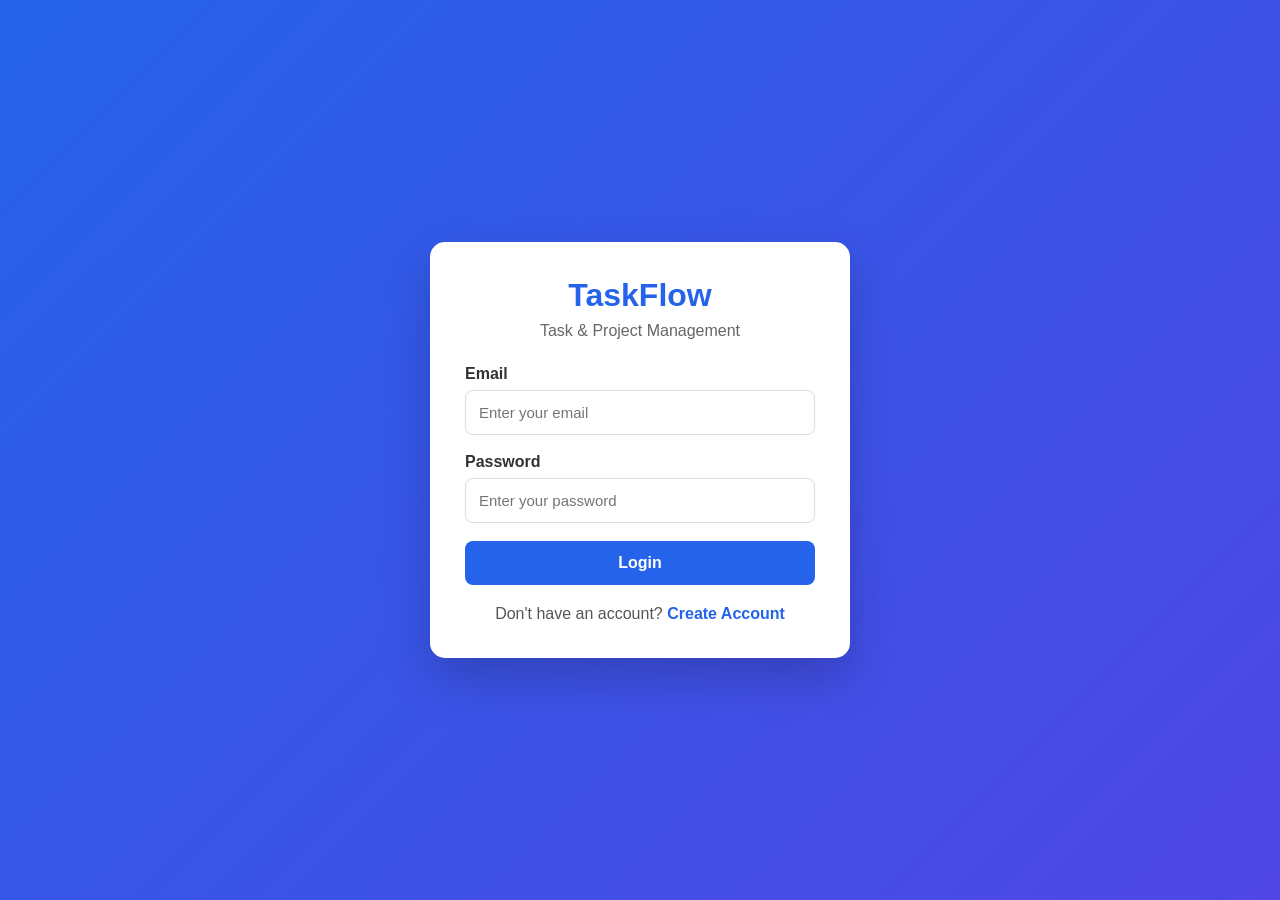
<file: frontend/index.html>
<!DOCTYPE html>
<html lang="en">

<head>
    <meta charset="UTF-8">
    <meta name="viewport" content="width=device-width, initial-scale=1.0">

    <title>TaskFlow Dashboard</title>

    <link rel="stylesheet" href="style.css">

    <style>
        /* Keep dashboard hidden until JWT authentication is verified */
        body {
            visibility: hidden;
        }
    </style>
</head>

<body>

    <!-- =====================================================
         AUTHENTICATION CHECK
         ===================================================== -->

    <script src="auth.js"></script>

    <script>
        (async function () {

            const authenticated = await checkAuthentication();

            if (!authenticated) {

                window.location.replace("login.html");

                return;
            }

            document.body.style.visibility = "visible";

        })();
    </script>


    <!-- ================= HEADER ================= -->

    <header class="header">

        <div>

            <h1>TaskFlow</h1>

            <p>Task & Project Management</p>

        </div>


        <div class="header-right">

            <span id="apiStatus" class="status">
                Checking API...
            </span>

            <button
                id="logoutButton"
                class="logout-btn"
            >
                Logout
            </button>

        </div>

    </header>


    <!-- ================= MAIN ================= -->

    <main class="container">


        <!-- ================= WELCOME ================= -->

        <section class="welcome">

            <h2 id="welcomeUser">
                Welcome to TaskFlow 👋
            </h2>

            <p>
                Manage your projects and tasks from one place.
            </p>

        </section>


        <!-- ================= STATISTICS ================= -->

        <section class="stats">

            <div class="stat-card">

                <span>Projects</span>

                <strong id="projectCount">
                    0
                </strong>

            </div>


            <div class="stat-card">

                <span>Tasks</span>

                <strong id="taskCount">
                    0
                </strong>

            </div>


            <div class="stat-card">

                <span>Pending</span>

                <strong id="pendingCount">
                    0
                </strong>

            </div>


            <div class="stat-card">

                <span>Completed</span>

                <strong id="completedCount">
                    0
                </strong>

            </div>

        </section>


        <!-- ================= CREATE PROJECT ================= -->

        <section class="form-card">

            <h2>➕ Create Project</h2>


            <form id="projectForm">

                <div class="form-group">

                    <label for="projectName">
                        Project Name
                    </label>

                    <input
                        type="text"
                        id="projectName"
                        placeholder="Enter project name"
                        required
                    >

                </div>


                <div class="form-group">

                    <label for="projectDescription">
                        Description
                    </label>

                    <textarea
                        id="projectDescription"
                        placeholder="Enter project description"
                    ></textarea>

                </div>


                <button
                    type="submit"
                    class="primary-btn"
                >
                    Create Project
                </button>

            </form>


            <p id="projectMessage"></p>

        </section>


        <!-- ================= PROJECT SEARCH ================= -->

        <section class="list-card">

            <div class="section-heading">

                <div>

                    <h2>📁 Projects</h2>

                    <p>
                        Manage your TaskFlow projects
                    </p>

                </div>


                <button
                    onclick="loadProjects()"
                    class="refresh-btn"
                >
                    🔄 Refresh
                </button>

            </div>


            <div class="filter-row">

                <input
                    type="text"
                    id="projectSearch"
                    placeholder="🔎 Search projects..."
                >

            </div>


            <div id="projectsList">
                Loading projects...
            </div>

        </section>


        <!-- ================= CREATE TASK ================= -->

        <section class="form-card">

            <h2>➕ Create Task</h2>


            <form id="taskForm">

                <div class="form-group">

                    <label for="taskTitle">
                        Task Title
                    </label>

                    <input
                        type="text"
                        id="taskTitle"
                        placeholder="Enter task title"
                        required
                    >

                </div>


                <div class="form-group">

                    <label for="taskDescription">
                        Description
                    </label>

                    <textarea
                        id="taskDescription"
                        placeholder="Enter task description"
                    ></textarea>

                </div>


                <div class="form-row">


                    <div class="form-group">

                        <label for="taskProject">
                            Project
                        </label>

                        <select
                            id="taskProject"
                            required
                        >

                            <option value="">
                                Select Project
                            </option>

                        </select>

                    </div>


                    <div class="form-group">

                        <label for="taskStatus">
                            Status
                        </label>

                        <select id="taskStatus">

                            <option value="Pending">
                                Pending
                            </option>

                            <option value="In Progress">
                                In Progress
                            </option>

                            <option value="Completed">
                                Completed
                            </option>

                        </select>

                    </div>


                    <div class="form-group">

                        <label for="taskPriority">
                            Priority
                        </label>

                        <select id="taskPriority">

                            <option value="Low">
                                Low
                            </option>

                            <option
                                value="Medium"
                                selected
                            >
                                Medium
                            </option>

                            <option value="High">
                                High
                            </option>

                        </select>

                    </div>

                </div>


                <div class="form-group">

                    <label for="assignedUser">
                        Assign User ID
                    </label>

                    <input
                        type="number"
                        id="assignedUser"
                        placeholder="Example: 1"
                        min="1"
                    >

                </div>


                <button
                    type="submit"
                    class="primary-btn"
                >
                    Create Task
                </button>

            </form>


            <p id="taskMessage"></p>

        </section>


        <!-- ================= TASKS ================= -->

        <section class="list-card">

            <div class="section-heading">

                <div>

                    <h2>📋 Tasks</h2>

                    <p>
                        Manage your project tasks
                    </p>

                </div>


                <button
                    onclick="loadTasks()"
                    class="refresh-btn"
                >
                    🔄 Refresh
                </button>

            </div>


            <!-- TASK FILTERS -->

            <div class="filter-row">

                <input
                    type="text"
                    id="taskSearch"
                    placeholder="🔎 Search tasks..."
                >


                <select id="statusFilter">

                    <option value="">
                        All Status
                    </option>

                    <option value="Pending">
                        Pending
                    </option>

                    <option value="In Progress">
                        In Progress
                    </option>

                    <option value="Completed">
                        Completed
                    </option>

                </select>


                <select id="priorityFilter">

                    <option value="">
                        All Priority
                    </option>

                    <option value="Low">
                        Low
                    </option>

                    <option value="Medium">
                        Medium
                    </option>

                    <option value="High">
                        High
                    </option>

                </select>

            </div>


            <div id="tasksList">
                Loading tasks...
            </div>

        </section>

    </main>


    <!-- ================= PROJECT EDIT MODAL ================= -->

    <div
        id="projectModal"
        class="modal"
    >

        <div class="modal-content">

            <h2>✏️ Edit Project</h2>


            <form id="projectEditForm">

                <input
                    type="hidden"
                    id="editProjectId"
                >


                <div class="form-group">

                    <label for="editProjectName">
                        Project Name
                    </label>

                    <input
                        type="text"
                        id="editProjectName"
                        required
                    >

                </div>


                <div class="form-group">

                    <label for="editProjectDescription">
                        Description
                    </label>

                    <textarea
                        id="editProjectDescription"
                    ></textarea>

                </div>


                <div class="modal-buttons">

                    <button
                        type="submit"
                        class="primary-btn"
                    >
                        Save Changes
                    </button>


                    <button
                        type="button"
                        class="cancel-btn"
                        onclick="closeProjectModal()"
                    >
                        Cancel
                    </button>

                </div>

            </form>


            <p id="projectEditMessage"></p>

        </div>

    </div>


    <!-- ================= TASK EDIT MODAL ================= -->

    <div
        id="taskModal"
        class="modal"
    >

        <div class="modal-content">

            <h2>✏️ Edit Task</h2>


            <form id="taskEditForm">

                <input
                    type="hidden"
                    id="editTaskId"
                >


                <div class="form-group">

                    <label for="editTaskTitle">
                        Task Title
                    </label>

                    <input
                        type="text"
                        id="editTaskTitle"
                        required
                    >

                </div>


                <div class="form-group">

                    <label for="editTaskDescription">
                        Description
                    </label>

                    <textarea
                        id="editTaskDescription"
                    ></textarea>

                </div>


                <div class="form-row">


                    <div class="form-group">

                        <label for="editTaskStatus">
                            Status
                        </label>

                        <select id="editTaskStatus">

                            <option value="Pending">
                                Pending
                            </option>

                            <option value="In Progress">
                                In Progress
                            </option>

                            <option value="Completed">
                                Completed
                            </option>

                        </select>

                    </div>


                    <div class="form-group">

                        <label for="editTaskPriority">
                            Priority
                        </label>

                        <select id="editTaskPriority">

                            <option value="Low">
                                Low
                            </option>

                            <option value="Medium">
                                Medium
                            </option>

                            <option value="High">
                                High
                            </option>

                        </select>

                    </div>

                </div>


                <div class="form-group">

                    <label for="editAssignedUser">
                        Assigned User ID
                    </label>

                    <input
                        type="number"
                        id="editAssignedUser"
                        min="1"
                    >

                </div>


                <div class="modal-buttons">

                    <button
                        type="submit"
                        class="primary-btn"
                    >
                        Save Changes
                    </button>


                    <button
                        type="button"
                        class="cancel-btn"
                        onclick="closeTaskModal()"
                    >
                        Cancel
                    </button>

                </div>

            </form>


            <p id="taskEditMessage"></p>

        </div>

    </div>


    <!-- ================= FOOTER ================= -->

    <footer>

        TaskFlow API • FastAPI + SQLite

    </footer>

 
    <!-- ================= JAVASCRIPT ================= -->

    <script src="script.js"></script>

</body>

</html>
</file>
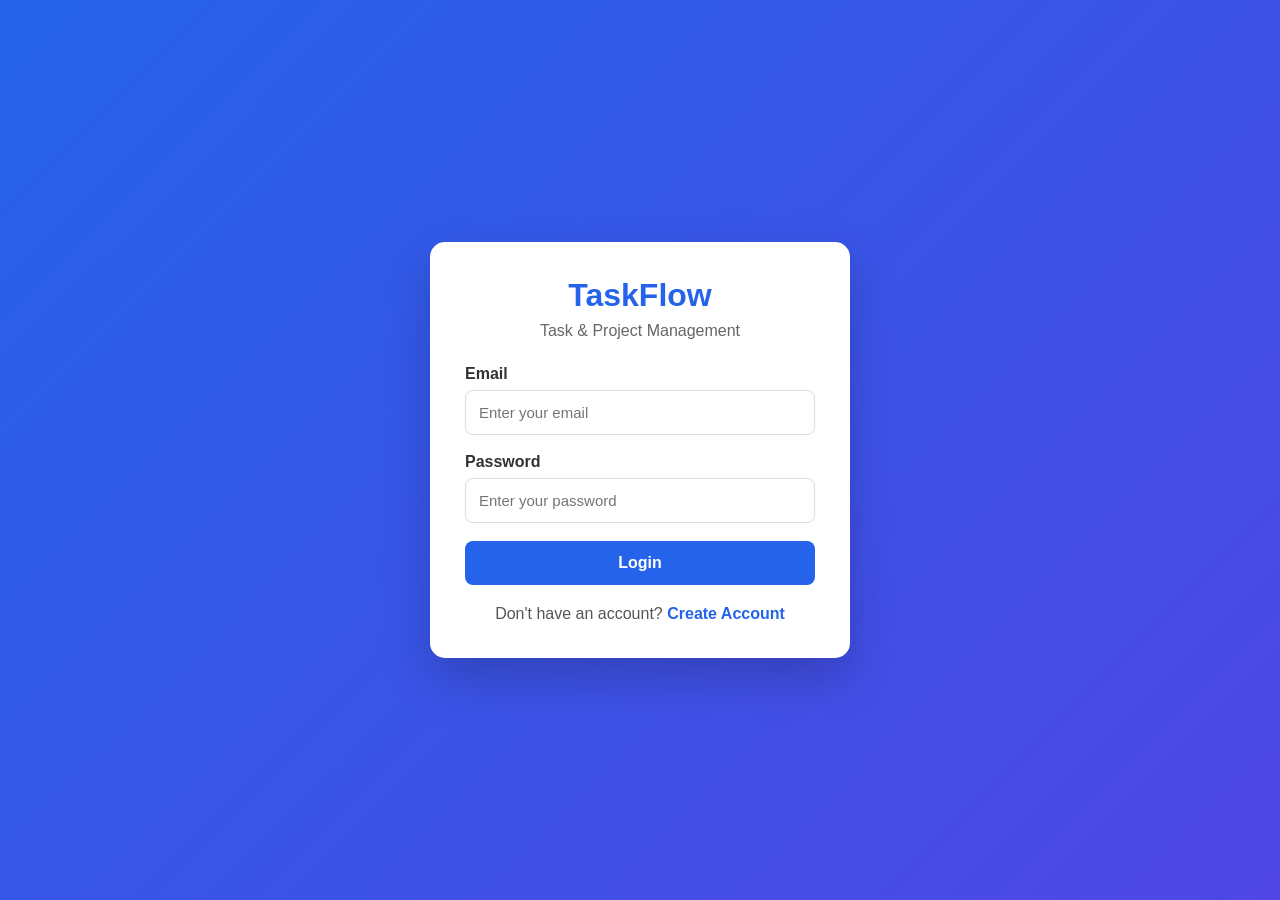
<file: frontend/login.html>
<!DOCTYPE html>
<html lang="en">

<head>

    <meta charset="UTF-8">

    <meta
        name="viewport"
        content="width=device-width, initial-scale=1.0"
    >

    <title>TaskFlow - Login</title>

    <style>

        * {
            box-sizing: border-box;
        }

        body {
            margin: 0;
            font-family: Arial, sans-serif;
            background: linear-gradient(
                135deg,
                #2563eb,
                #4f46e5
            );

            min-height: 100vh;

            display: flex;
            justify-content: center;
            align-items: center;
        }

        .login-container {
            width: 100%;
            max-width: 420px;

            background: white;

            padding: 35px;

            border-radius: 15px;

            box-shadow:
                0 20px 50px
                rgba(0, 0, 0, 0.20);
        }

        .logo {
            text-align: center;
            margin-bottom: 25px;
        }

        .logo h1 {
            margin: 0;

            color: #2563eb;

            font-size: 32px;
        }

        .logo p {
            margin-top: 8px;

            color: #666;
        }

        .form-group {
            margin-bottom: 18px;
        }

        label {
            display: block;

            margin-bottom: 7px;

            font-weight: bold;

            color: #333;
        }

        input {
            width: 100%;

            padding: 13px;

            border: 1px solid #ddd;

            border-radius: 8px;

            font-size: 15px;

            outline: none;
        }

        input:focus {
            border-color: #2563eb;
        }

        button {
            width: 100%;

            padding: 13px;

            border: none;

            border-radius: 8px;

            background: #2563eb;

            color: white;

            font-size: 16px;

            font-weight: bold;

            cursor: pointer;
        }

        button:hover {
            background: #1d4ed8;
        }

        button:disabled {
            background: #999;

            cursor: not-allowed;
        }

        .message {
            margin-top: 15px;

            padding: 10px;

            border-radius: 7px;

            display: none;

            text-align: center;
        }

        .error {
            background: #fee2e2;

            color: #b91c1c;
        }

        .success {
            background: #dcfce7;

            color: #15803d;
        }

        .register-link {
            margin-top: 20px;

            text-align: center;

            color: #555;
        }

        .register-link a {
            color: #2563eb;

            font-weight: bold;

            text-decoration: none;
        }

    </style>

</head>


<body>

    <div class="login-container">

        <div class="logo">

            <h1>TaskFlow</h1>

            <p>
                Task & Project Management
            </p>

        </div>


        <form id="loginForm">

            <div class="form-group">

                <label for="email">
                    Email
                </label>

                <input
                    type="email"
                    id="email"
                    placeholder="Enter your email"
                    required
                >

            </div>


            <div class="form-group">

                <label for="password">
                    Password
                </label>

                <input
                    type="password"
                    id="password"
                    placeholder="Enter your password"
                    required
                >

            </div>


            <button
                type="submit"
                id="loginButton"
            >
                Login
            </button>

        </form>


        <div
            id="message"
            class="message"
        ></div>


        <div class="register-link">

            Don't have an account?

            <a href="register.html">
                Create Account
            </a>

        </div>

    </div>


    <script src="auth.js"></script>


    <script>

        // =================================================
        // LOGIN
        // =================================================

        document
            .getElementById("loginForm")
            .addEventListener(
                "submit",
                async function(event) {

                    event.preventDefault();


                    const email =
                        document
                        .getElementById("email")
                        .value
                        .trim();


                    const password =
                        document
                        .getElementById("password")
                        .value;


                    const button =
                        document
                        .getElementById("loginButton");


                    const message =
                        document
                        .getElementById("message");


                    button.disabled = true;

                    button.textContent =
                        "Logging in...";


                    message.style.display =
                        "none";


                    try {

                        const response =
                            await fetch(
                                `${API_BASE_URL}/login`,
                                {
                                    method: "POST",

                                    headers: {
                                        "Content-Type":
                                            "application/json"
                                    },

                                    body: JSON.stringify({
                                        email: email,
                                        password: password
                                    })
                                }
                            );


                        const data =
                            await response.json();


                        if (!response.ok) {

                            throw new Error(
                                data.detail ||
                                "Login failed"
                            );
                        }


                        // =================================
                        // SAVE JWT
                        // =================================

                        saveToken(
                            data.access_token
                        );


                        // =================================
                        // SAVE USER
                        // =================================

                        saveUser(
                            data.user
                        );


                        message.className =
                            "message success";

                        message.textContent =
                            "Login successful! Opening dashboard...";

                        message.style.display =
                            "block";


                        // =================================
                        // OPEN DASHBOARD
                        // =================================

                        setTimeout(
                            function() {

                                window.location.href =
                                    "index.html";

                            },
                            500
                        );


                    } catch (error) {

                        console.error(error);


                        message.className =
                            "message error";

                        message.textContent =
                            error.message;

                        message.style.display =
                            "block";


                        button.disabled =
                            false;

                        button.textContent =
                            "Login";
                    }

                }
            );

    </script>

</body>

</html>
</file>
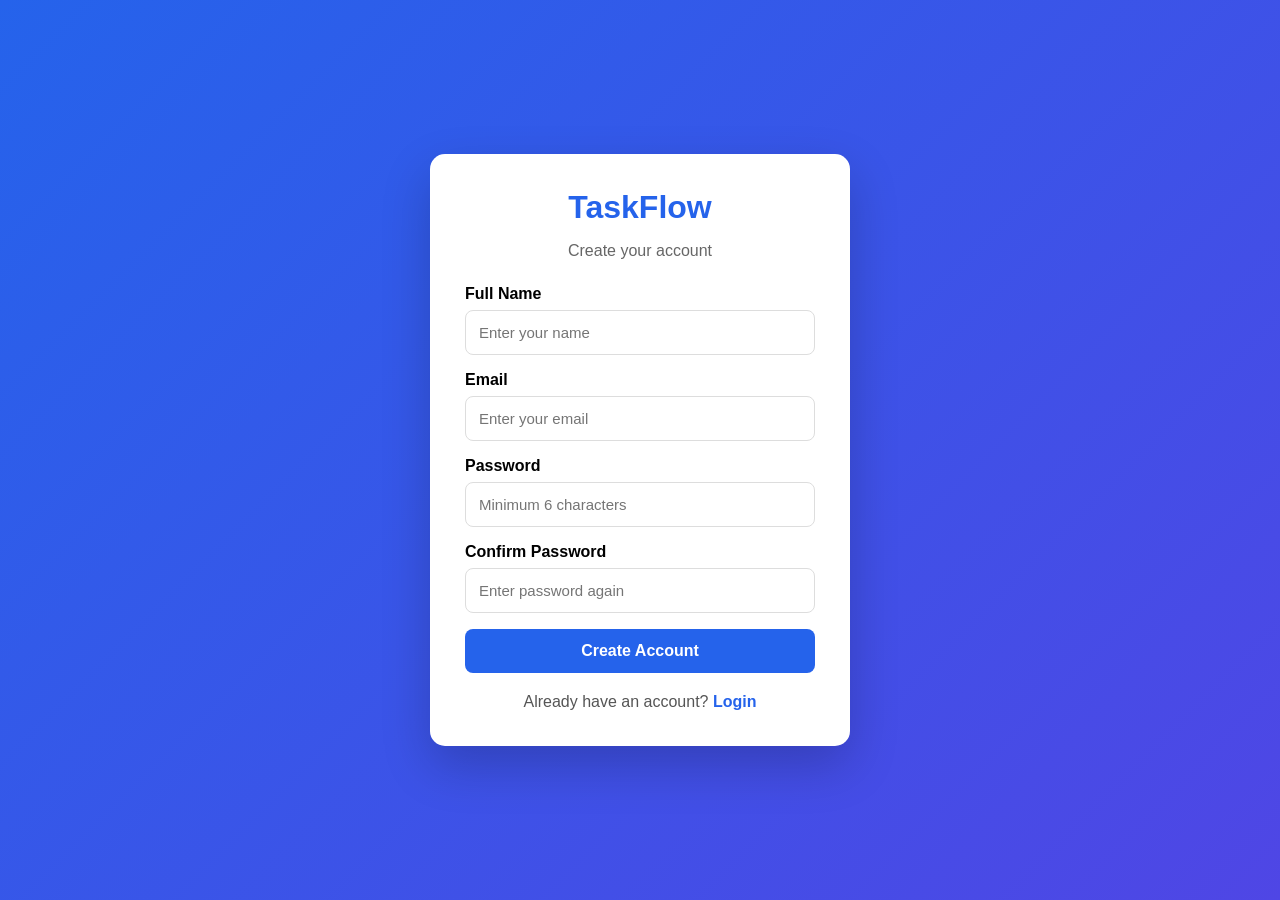
<file: frontend/register.html>
<!DOCTYPE html>
<html lang="en">

<head>

    <meta charset="UTF-8">

    <meta
        name="viewport"
        content="width=device-width, initial-scale=1.0"
    >

    <title>TaskFlow - Register</title>

    <style>

        * {
            box-sizing: border-box;
        }

        body {
            margin: 0;

            font-family: Arial, sans-serif;

            background: linear-gradient(
                135deg,
                #2563eb,
                #4f46e5
            );

            min-height: 100vh;

            display: flex;

            justify-content: center;

            align-items: center;
        }

        .register-container {
            width: 100%;

            max-width: 420px;

            background: white;

            padding: 35px;

            border-radius: 15px;

            box-shadow:
                0 20px 50px
                rgba(0, 0, 0, 0.20);
        }

        .logo {
            text-align: center;

            margin-bottom: 25px;
        }

        .logo h1 {
            margin: 0;

            color: #2563eb;

            font-size: 32px;
        }

        .logo p {
            color: #666;
        }

        .form-group {
            margin-bottom: 16px;
        }

        label {
            display: block;

            margin-bottom: 7px;

            font-weight: bold;
        }

        input {
            width: 100%;

            padding: 13px;

            border: 1px solid #ddd;

            border-radius: 8px;

            font-size: 15px;

            outline: none;
        }

        input:focus {
            border-color: #2563eb;
        }

        button {
            width: 100%;

            padding: 13px;

            border: none;

            border-radius: 8px;

            background: #2563eb;

            color: white;

            font-size: 16px;

            font-weight: bold;

            cursor: pointer;
        }

        button:hover {
            background: #1d4ed8;
        }

        button:disabled {
            background: #999;

            cursor: not-allowed;
        }

        .message {
            margin-top: 15px;

            padding: 10px;

            border-radius: 7px;

            display: none;

            text-align: center;
        }

        .error {
            background: #fee2e2;

            color: #b91c1c;
        }

        .success {
            background: #dcfce7;

            color: #15803d;
        }

        .login-link {
            margin-top: 20px;

            text-align: center;

            color: #555;
        }

        .login-link a {
            color: #2563eb;

            font-weight: bold;

            text-decoration: none;
        }

    </style>

</head>


<body>

    <div class="register-container">

        <div class="logo">

            <h1>TaskFlow</h1>

            <p>
                Create your account
            </p>

        </div>


        <form id="registerForm">

            <div class="form-group">

                <label for="name">
                    Full Name
                </label>

                <input
                    type="text"
                    id="name"
                    placeholder="Enter your name"
                    required
                >

            </div>


            <div class="form-group">

                <label for="email">
                    Email
                </label>

                <input
                    type="email"
                    id="email"
                    placeholder="Enter your email"
                    required
                >

            </div>


            <div class="form-group">

                <label for="password">
                    Password
                </label>

                <input
                    type="password"
                    id="password"
                    placeholder="Minimum 6 characters"
                    minlength="6"
                    required
                >

            </div>


            <div class="form-group">

                <label for="confirmPassword">
                    Confirm Password
                </label>

                <input
                    type="password"
                    id="confirmPassword"
                    placeholder="Enter password again"
                    minlength="6"
                    required
                >

            </div>


            <button
                type="submit"
                id="registerButton"
            >
                Create Account
            </button>

        </form>


        <div
            id="message"
            class="message"
        ></div>


        <div class="login-link">

            Already have an account?

            <a href="login.html">
                Login
            </a>

        </div>

    </div>


    <script src="auth.js"></script>


    <script>

        // =================================================
        // REGISTER
        // =================================================

        document
            .getElementById("registerForm")
            .addEventListener(
                "submit",
                async function(event) {

                    event.preventDefault();


                    const name =
                        document
                        .getElementById("name")
                        .value
                        .trim();


                    const email =
                        document
                        .getElementById("email")
                        .value
                        .trim();


                    const password =
                        document
                        .getElementById("password")
                        .value;


                    const confirmPassword =
                        document
                        .getElementById("confirmPassword")
                        .value;


                    const button =
                        document
                        .getElementById(
                            "registerButton"
                        );


                    const message =
                        document
                        .getElementById("message");


                    // =================================
                    // PASSWORD MATCH
                    // =================================

                    if (
                        password !==
                        confirmPassword
                    ) {

                        message.className =
                            "message error";

                        message.textContent =
                            "Passwords do not match.";

                        message.style.display =
                            "block";

                        return;
                    }


                    if (password.length < 6) {

                        message.className =
                            "message error";

                        message.textContent =
                            "Password must be at least 6 characters.";

                        message.style.display =
                            "block";

                        return;
                    }


                    button.disabled = true;

                    button.textContent =
                        "Creating account...";


                    try {

                        const response =
                            await fetch(
                                `${API_BASE_URL}/users`,
                                {
                                    method: "POST",

                                    headers: {
                                        "Content-Type":
                                            "application/json"
                                    },

                                    body: JSON.stringify({

                                        name: name,

                                        email: email,

                                        password: password

                                    })
                                }
                            );


                        const data =
                            await response.json();


                        if (!response.ok) {

                            throw new Error(
                                data.detail ||
                                "Registration failed"
                            );
                        }


                        message.className =
                            "message success";

                        message.textContent =
                            "Account created successfully! Redirecting to login...";

                        message.style.display =
                            "block";


                        setTimeout(
                            function() {

                                window.location.href =
                                    "login.html";

                            },
                            1000
                        );


                    } catch (error) {

                        console.error(error);


                        message.className =
                            "message error";

                        message.textContent =
                            error.message;

                        message.style.display =
                            "block";


                        button.disabled =
                            false;

                        button.textContent =
                            "Create Account";
                    }

                }
            );

    </script>

</body>

</html>
</file>
<file: frontend/style.css>
/* =====================================================
   GLOBAL
===================================================== */

* {
    box-sizing: border-box;
}


body {
    margin: 0;

    font-family:
        Arial,
        Helvetica,
        sans-serif;

    background: #f4f6f8;

    color: #1f2937;
}


/* =====================================================
   HEADER
===================================================== */

.header {

    background:
        linear-gradient(
            135deg,
            #111827,
            #312e81
        );

    color: white;

    padding: 25px 7%;

    display: flex;

    justify-content: space-between;

    align-items: center;

}


.header h1 {

    margin: 0;

    font-size: 32px;

}


.header p {

    margin: 5px 0 0;

    opacity: 0.8;

}


.header-right {

    display: flex;

    align-items: center;

    gap: 15px;

}


/* =====================================================
   API STATUS
===================================================== */

.status {

    padding: 8px 14px;

    border-radius: 20px;

    background: #374151;

    font-size: 14px;

}


.status.connected {

    background: #166534;

}


.status.disconnected {

    background: #991b1b;

}


/* =====================================================
   LOGOUT
===================================================== */

.logout-btn {

    border: none;

    background: #dc2626;

    color: white;

    padding: 9px 16px;

    border-radius: 7px;

    cursor: pointer;

}


.logout-btn:hover {

    background: #b91c1c;

}


/* =====================================================
   CONTAINER
===================================================== */

.container {

    width: 86%;

    max-width: 1200px;

    margin: 30px auto;

}


/* =====================================================
   WELCOME
===================================================== */

.welcome {

    margin-bottom: 25px;

}


.welcome h2 {

    margin-bottom: 5px;

}


/* =====================================================
   STATISTICS
===================================================== */

.stats {

    display: grid;

    grid-template-columns:
        repeat(4, 1fr);

    gap: 20px;

    margin-bottom: 30px;

}


.stat-card {

    background: white;

    padding: 25px;

    border-radius: 12px;

    box-shadow:
        0 3px 12px
        rgba(0, 0, 0, 0.08);

}


.stat-card span {

    color: #6b7280;

}


.stat-card strong {

    display: block;

    font-size: 32px;

    margin-top: 10px;

}


/* =====================================================
   FORM CARD
===================================================== */

.form-card {

    background: white;

    padding: 25px;

    margin-bottom: 30px;

    border-radius: 12px;

    box-shadow:
        0 3px 12px
        rgba(0, 0, 0, 0.08);

}


.form-card h2 {

    margin-top: 0;

}


/* =====================================================
   FORM
===================================================== */

.form-group {

    margin-bottom: 18px;

}


.form-group label {

    display: block;

    font-weight: bold;

    margin-bottom: 7px;

}


input,
textarea,
select {

    width: 100%;

    padding: 12px;

    border: 1px solid #d1d5db;

    border-radius: 7px;

    font-size: 15px;

}


textarea {

    min-height: 90px;

    resize: vertical;

}


input:focus,
textarea:focus,
select:focus {

    outline: none;

    border-color: #4f46e5;

}


.form-row {

    display: grid;

    grid-template-columns:
        repeat(3, 1fr);

    gap: 15px;

}


/* =====================================================
   BUTTON
===================================================== */

.primary-btn {

    background: #4f46e5;

    color: white;

    border: none;

    padding: 12px 22px;

    border-radius: 7px;

    cursor: pointer;

    font-size: 15px;

}


.primary-btn:hover {

    background: #4338ca;

}


/* =====================================================
   LIST CARD
===================================================== */

.list-card {

    background: white;

    padding: 25px;

    margin-bottom: 30px;

    border-radius: 12px;

    box-shadow:
        0 3px 12px
        rgba(0, 0, 0, 0.08);

}


.section-heading {

    display: flex;

    justify-content: space-between;

    align-items: center;

    margin-bottom: 15px;

}


.section-heading h2 {

    margin: 0;

}


.section-heading p {

    margin: 5px 0;

    color: #6b7280;

}


.refresh-btn {

    background: #2563eb;

    color: white;

    border: none;

    padding: 10px 18px;

    border-radius: 7px;

    cursor: pointer;

}


/* =====================================================
   PROJECT
===================================================== */

.project-item {

    border: 1px solid #e5e7eb;

    border-radius: 8px;

    padding: 18px;

    margin-bottom: 12px;

    display: flex;

    justify-content: space-between;

    align-items: center;

}


.project-item h3 {

    margin: 0 0 7px;

}


.project-item p {

    margin: 0;

    color: #6b7280;

}


.project-id {

    background: #eef2ff;

    color: #3730a3;

    padding: 6px 10px;

    border-radius: 15px;

    font-size: 13px;

}


/* =====================================================
   TASK
===================================================== */

.task-item {

    border: 1px solid #e5e7eb;

    border-radius: 8px;

    padding: 18px;

    margin-bottom: 12px;

    display: flex;

    justify-content: space-between;

    align-items: center;

}


.task-item h3 {

    margin: 0 0 7px;

}


.task-item p {

    margin: 0 0 7px;

    color: #6b7280;

}


.task-item small {

    color: #6b7280;

}


.task-badges {

    display: flex;

    gap: 8px;

}


.badge {

    padding: 6px 10px;

    border-radius: 15px;

    font-size: 12px;

    font-weight: bold;

}


/* =====================================================
   STATUS COLORS
===================================================== */

.status-pending {

    background: #fef3c7;

    color: #92400e;

}


.status-in_progress {

    background: #dbeafe;

    color: #1e40af;

}


.status-completed {

    background: #dcfce7;

    color: #166534;

}


/* =====================================================
   PRIORITY
===================================================== */

.priority-low {

    background: #dcfce7;

    color: #166534;

}


.priority-medium {

    background: #fef3c7;

    color: #92400e;

}


.priority-high {

    background: #fee2e2;

    color: #991b1b;

}


/* =====================================================
   MESSAGES
===================================================== */

.success {

    color: #15803d;

    font-weight: bold;

}


.error {

    color: #dc2626;

    font-weight: bold;

}


.info {

    color: #2563eb;

}


/* =====================================================
   EMPTY
===================================================== */

.empty {

    text-align: center;

    padding: 30px;

    color: #6b7280;

}


/* =====================================================
   FOOTER
===================================================== */

footer {

    text-align: center;

    padding: 25px;

    color: #6b7280;

}


/* =====================================================
   MOBILE
===================================================== */

@media (max-width: 800px) {

    .stats {

        grid-template-columns:
            repeat(2, 1fr);

    }


    .form-row {

        grid-template-columns: 1fr;

    }


    .header {

        flex-direction: column;

        align-items: flex-start;

        gap: 15px;

    }


    .task-item,
    .project-item {

        flex-direction: column;

        align-items: flex-start;

        gap: 15px;

    }

}


@media (max-width: 500px) {

    .stats {

        grid-template-columns: 1fr;

    }


    .container {

        width: 94%;

    }

}

/* ================================================= */
/* MODAL BACKGROUND */
/* ================================================= */

.modal {

    display: none;

    position: fixed;

    z-index: 1000;

    left: 0;
    top: 0;

    width: 100%;
    height: 100%;

    background-color: rgba(0, 0, 0, 0.55);

    align-items: center;
    justify-content: center;

    padding: 20px;

    box-sizing: border-box;
}


/* ================================================= */
/* MODAL CONTENT */
/* ================================================= */

.modal-content {

    background: white;

    width: 100%;
    max-width: 600px;

    max-height: 90vh;

    overflow-y: auto;

    border-radius: 14px;

    padding: 25px;

    box-sizing: border-box;

    box-shadow:
        0 20px 50px rgba(0, 0, 0, 0.25);

    animation: modalOpen 0.2s ease;
}


/* ================================================= */
/* MODAL ANIMATION */
/* ================================================= */

@keyframes modalOpen {

    from {

        opacity: 0;

        transform: translateY(-20px);

    }

    to {

        opacity: 1;

        transform: translateY(0);

    }

}


/* ================================================= */
/* MODAL HEADER */
/* ================================================= */

.modal-header {

    display: flex;

    justify-content: space-between;

    align-items: center;

    margin-bottom: 20px;

    border-bottom: 1px solid #e5e7eb;

    padding-bottom: 15px;
}


.modal-header h2 {

    margin: 0;

    font-size: 22px;

}


/* ================================================= */
/* CLOSE BUTTON */
/* ================================================= */

.close-btn {

    border: none;

    background: transparent;

    font-size: 30px;

    line-height: 1;

    cursor: pointer;

    color: #6b7280;

    padding: 0 5px;
}


.close-btn:hover {

    color: #dc2626;

}


/* ================================================= */
/* MODAL ACTIONS */
/* ================================================= */

.modal-actions {

    display: flex;

    justify-content: flex-end;

    gap: 10px;

    margin-top: 20px;

}


/* ================================================= */
/* CANCEL BUTTON */
/* ================================================= */

.cancel-btn {

    padding: 10px 18px;

    border: 1px solid #d1d5db;

    background: #f3f4f6;

    color: #374151;

    border-radius: 8px;

    cursor: pointer;

    font-size: 14px;
}


.cancel-btn:hover {

    background: #e5e7eb;

}


/* ================================================= */
/* EDIT / DELETE BUTTONS */
/* ================================================= */

.edit-btn {

    border: none;

    background: #f59e0b;

    color: white;

    padding: 7px 12px;

    border-radius: 6px;

    cursor: pointer;

    margin-left: 5px;
}


.edit-btn:hover {

    background: #d97706;

}


.delete-btn {

    border: none;

    background: #ef4444;

    color: white;

    padding: 7px 12px;

    border-radius: 6px;

    cursor: pointer;

    margin-left: 5px;
}


.delete-btn:hover {

    background: #dc2626;

}


/* ================================================= */
/* MOBILE RESPONSIVE */
/* ================================================= */

@media (max-width: 600px) {

    .modal-content {

        padding: 18px;

    }


    .modal-actions {

        flex-direction: column;

    }


    .modal-actions button {

        width: 100%;

    }

}


/* =========================================================
   AUTH PAGES
   ========================================================= */

.auth-page {

    min-height: 100vh;

    margin: 0;

    display: flex;

    align-items: center;

    justify-content: center;

    background:
        linear-gradient(
            135deg,
            #eef2ff,
            #f8fafc
        );

    font-family:
        Arial,
        Helvetica,
        sans-serif;

}


.auth-container {

    width: 100%;

    max-width: 430px;

    padding: 20px;

    box-sizing: border-box;

}


.auth-card {

    background: white;

    padding: 35px;

    border-radius: 18px;

    box-shadow:
        0 15px 40px
        rgba(0, 0, 0, 0.10);

}


.auth-logo {

    text-align: center;

    margin-bottom: 25px;

}


.auth-logo h1 {

    margin: 0;

    color: #2563eb;

    font-size: 36px;

}


.auth-logo p {

    margin-top: 6px;

    color: #64748b;

}


.auth-card h2 {

    text-align: center;

    margin-bottom: 8px;

    color: #1e293b;

}


.auth-subtitle {

    text-align: center;

    color: #64748b;

    margin-bottom: 25px;

}


.form-group {

    margin-bottom: 18px;

}


.form-group label {

    display: block;

    margin-bottom: 7px;

    font-weight: 600;

    color: #334155;

}


.form-group input {

    width: 100%;

    box-sizing: border-box;

    padding: 13px 14px;

    border: 1px solid #cbd5e1;

    border-radius: 9px;

    font-size: 15px;

    outline: none;

}


.form-group input:focus {

    border-color: #2563eb;

    box-shadow:
        0 0 0 3px
        rgba(37, 99, 235, 0.12);

}


.primary-button {

    width: 100%;

    padding: 13px;

    border: none;

    border-radius: 9px;

    background: #2563eb;

    color: white;

    font-size: 16px;

    font-weight: 600;

    cursor: pointer;

}


.primary-button:hover {

    background: #1d4ed8;

}


.primary-button:disabled {

    opacity: 0.6;

    cursor: not-allowed;

}


.auth-message {

    min-height: 22px;

    text-align: center;

    margin-top: 15px;

    font-size: 14px;

}


.auth-footer {

    text-align: center;

    margin-top: 25px;

    padding-top: 20px;

    border-top: 1px solid #e2e8f0;

}


.auth-footer p {

    display: inline;

    color: #64748b;

}


.auth-footer a {

    margin-left: 5px;

    color: #2563eb;

    font-weight: 600;

    text-decoration: none;

}


.auth-footer a:hover {

    text-decoration: underline;

}


@media (max-width: 500px) {

    .auth-container {

        padding: 12px;

    }

    .auth-card {

        padding: 25px 20px;

    }

}
</file>
